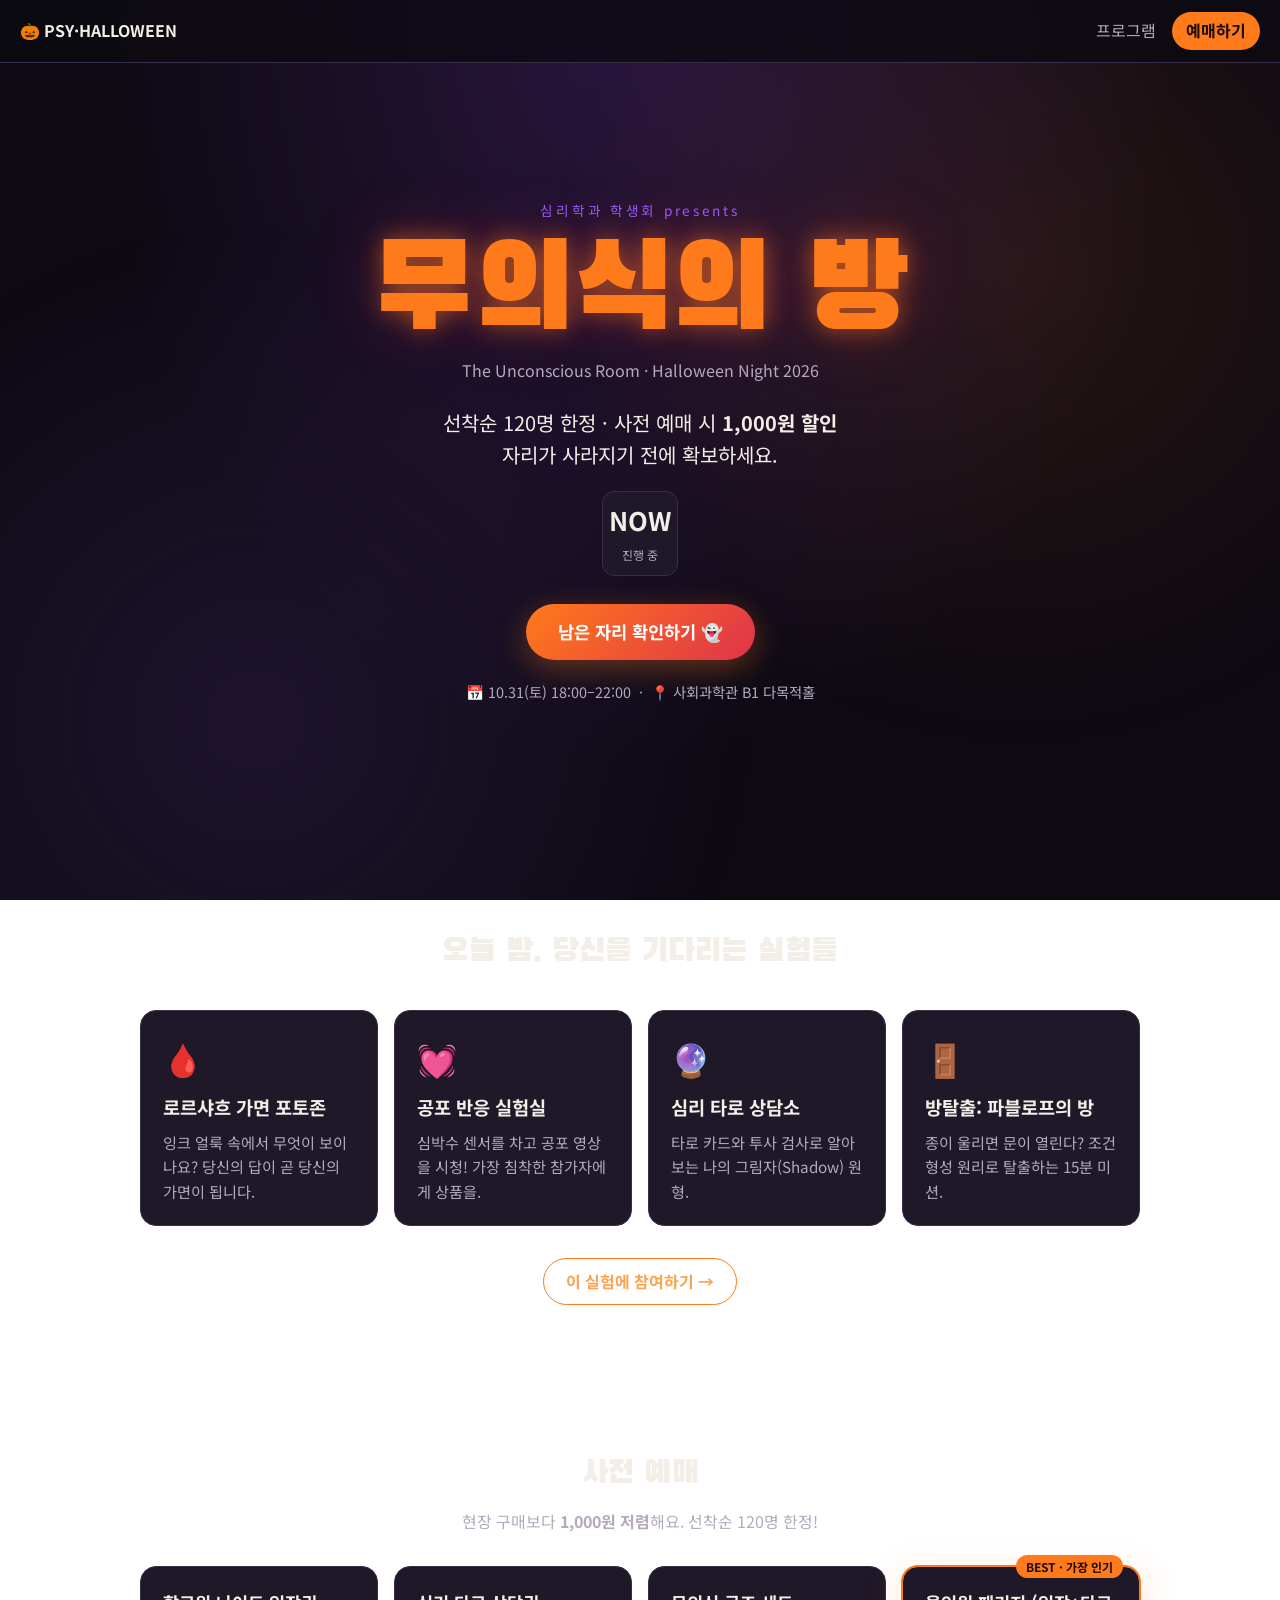
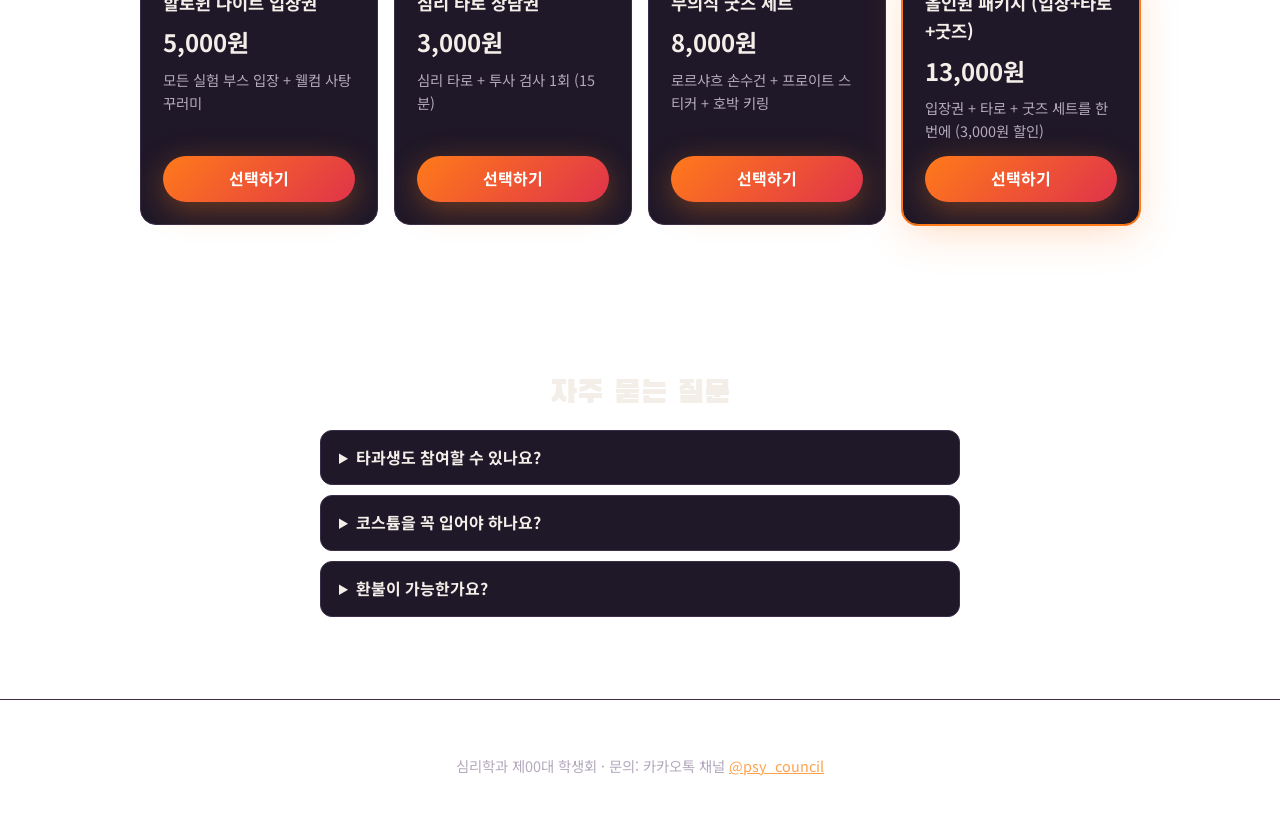
<file: index.html>
<!doctype html>
<html lang="ko">
<head>
  <meta charset="utf-8" />
  <meta name="viewport" content="width=device-width, initial-scale=1" />
  <title>무의식의 방 · 심리학과 할로윈 나이트</title>
  <meta name="description" content="심리학과 학생회 할로윈 이벤트. 당신의 무의식이 가장 두려워하는 것은?" />
  <meta property="og:title" content="무의식의 방 · 심리학과 할로윈 나이트" />
  <meta property="og:description" content="10월 31일, 당신의 무의식이 깨어납니다. 지금 사전 예매하세요." />
  <link rel="icon" href="data:image/svg+xml,<svg xmlns='http://www.w3.org/2000/svg' viewBox='0 0 100 100'><text y='.9em' font-size='90'>🎃</text></svg>" />
  <link rel="preconnect" href="https://fonts.googleapis.com" />
  <link rel="stylesheet" href="https://fonts.googleapis.com/css2?family=Black+Han+Sans&family=Noto+Sans+KR:wght@400;700&display=swap" />
  <link rel="stylesheet" href="assets/style.css" />
</head>
<body>
  <div class="fog"></div>

  <nav class="nav">
    <a href="#top" class="logo" data-track="nav_logo">🎃 PSY·HALLOWEEN</a>
    <a href="#program" class="nav-link" data-track="nav_program">프로그램</a>
    <a href="#shop" class="nav-btn" data-track="nav_buy">예매하기</a>
  </nav>

  <header id="top" class="hero">
    <p class="eyebrow">심리학과 학생회 presents</p>
    <h1>무의식의 방</h1>
    <p class="sub">The Unconscious Room · Halloween Night 2026</p>
    <p class="hook" id="hero-hook"></p>
    <div class="countdown" id="countdown" aria-live="polite"></div>
    <a href="#shop" class="cta" id="hero-cta" data-track="hero_cta"></a>
    <p class="meta">📅 10.31(토) 18:00–22:00 &nbsp;·&nbsp; 📍 사회과학관 B1 다목적홀</p>
  </header>

  <section id="program" class="section">
    <h2>오늘 밤, 당신을 기다리는 실험들</h2>
    <div class="grid">
      <article class="card">
        <div class="emoji">🩸</div>
        <h3>로르샤흐 가면 포토존</h3>
        <p>잉크 얼룩 속에서 무엇이 보이나요? 당신의 답이 곧 당신의 가면이 됩니다.</p>
      </article>
      <article class="card">
        <div class="emoji">💓</div>
        <h3>공포 반응 실험실</h3>
        <p>심박수 센서를 차고 공포 영상을 시청! 가장 침착한 참가자에게 상품을.</p>
      </article>
      <article class="card">
        <div class="emoji">🔮</div>
        <h3>심리 타로 상담소</h3>
        <p>타로 카드와 투사 검사로 알아보는 나의 그림자(Shadow) 원형.</p>
      </article>
      <article class="card">
        <div class="emoji">🚪</div>
        <h3>방탈출: 파블로프의 방</h3>
        <p>종이 울리면 문이 열린다? 조건형성 원리로 탈출하는 15분 미션.</p>
      </article>
    </div>
    <a href="#shop" class="cta ghost" data-track="program_cta">이 실험에 참여하기 →</a>
  </section>

  <section id="shop" class="section">
    <h2>사전 예매</h2>
    <p class="section-sub">현장 구매보다 <b>1,000원 저렴</b>해요. 선착순 120명 한정!</p>
    <div class="products" id="products"></div>
  </section>

  <section id="faq" class="section">
    <h2>자주 묻는 질문</h2>
    <details data-track="faq_who"><summary>타과생도 참여할 수 있나요?</summary><p>물론이죠! 우리 학교 학생이라면 누구나 환영합니다.</p></details>
    <details data-track="faq_costume"><summary>코스튬을 꼭 입어야 하나요?</summary><p>자유입니다. 단, 코스튬 착용 시 타로 1회 무료!</p></details>
    <details data-track="faq_refund"><summary>환불이 가능한가요?</summary><p>10월 30일 23:59까지 학생회 카카오톡 채널로 문의 시 전액 환불됩니다.</p></details>
  </section>

  <footer class="footer">
    <p>심리학과 제00대 학생회 · 문의: 카카오톡 채널 <a href="#" data-track="footer_kakao">@psy_council</a></p>
  </footer>

  <!-- 주문 모달 -->
  <dialog id="checkout" class="modal">
    <form id="order-form" method="dialog" novalidate>
      <button type="button" class="close" id="close-checkout" data-track="checkout_close" aria-label="닫기">×</button>
      <h3>예매 정보 입력</h3>
      <div class="selected" id="selected-item"></div>
      <label>수량
        <div class="qty">
          <button type="button" id="qty-minus" data-track="qty_minus">−</button>
          <input id="qty" name="quantity" type="number" min="1" max="10" value="1" readonly />
          <button type="button" id="qty-plus" data-track="qty_plus">+</button>
        </div>
      </label>
      <label>이름<input name="buyer_name" required maxlength="30" autocomplete="name" placeholder="홍길동" /></label>
      <label>학번<input name="student_no" required inputmode="numeric" pattern="[0-9]{6,10}" placeholder="20261234" /></label>
      <label>연락처<input name="phone" required inputmode="tel" pattern="01[0-9]-?[0-9]{3,4}-?[0-9]{4}" placeholder="010-1234-5678" /></label>
      <label class="agree"><input type="checkbox" name="agree" required /> 개인정보(이름·학번·연락처) 수집·이용에 동의합니다. 행사 종료 후 7일 내 파기됩니다.</label>
      <div class="total">결제 금액 <b id="total">0원</b></div>
      <p class="error" id="form-error" role="alert"></p>
      <button type="submit" class="cta full" id="submit-order" data-track="checkout_submit">예매 완료하기</button>
    </form>
    <div id="done" class="done" hidden>
      <div class="emoji big">👻</div>
      <h3>예매 신청 완료!</h3>
      <p>아래 계좌로 <b id="done-amount"></b>을 입금하면 예매가 확정됩니다.<br />입금자명은 <b>이름+학번 뒤 4자리</b>로 해주세요.</p>
      <p class="account">농협 000-0000-0000-00 (심리학과 학생회)</p>
      <button type="button" class="cta ghost" id="copy-account" data-track="done_copy_account">계좌번호 복사</button>
      <button type="button" class="cta ghost" id="share" data-track="done_share">친구에게 공유하기</button>
    </div>
  </dialog>

  <script src="assets/config.js"></script>
  <script src="assets/track.js"></script>
  <script src="assets/app.js"></script>
</body>
</html>
</file>
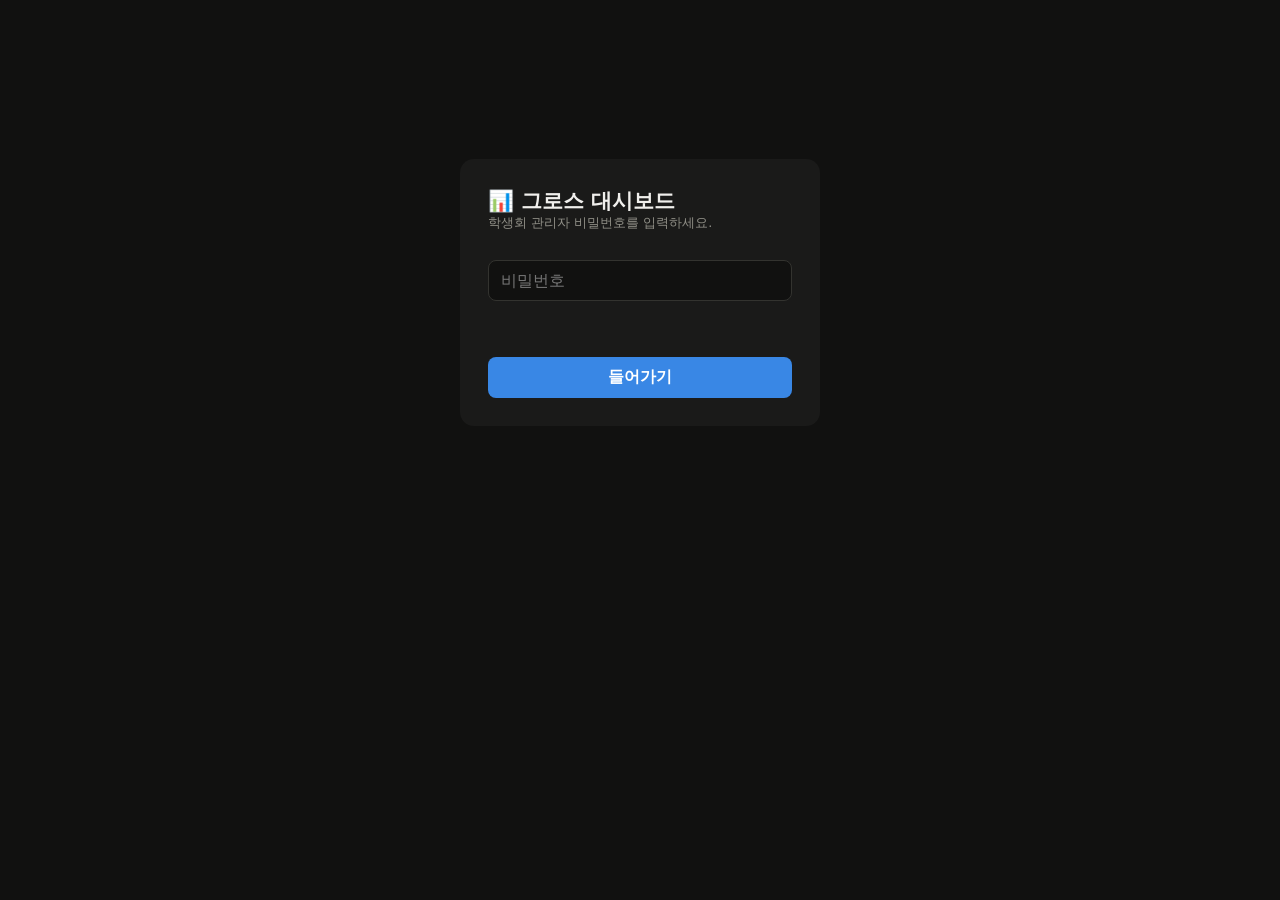
<file: admin.html>
<!doctype html>
<html lang="ko">
<head>
  <meta charset="utf-8" />
  <meta name="viewport" content="width=device-width, initial-scale=1" />
  <meta name="robots" content="noindex" />
  <title>그로스 대시보드 · 무의식의 방</title>
  <link rel="icon" href="data:image/svg+xml,<svg xmlns='http://www.w3.org/2000/svg' viewBox='0 0 100 100'><text y='.9em' font-size='90'>📊</text></svg>" />
  <style>
    .viz-root {
      color-scheme: dark;
      --page: #111110;
      --surface-1: #1a1a19;
      --surface-2: #232321;
      --grid: #33332f;
      --text-primary: #f0efec;
      --text-secondary: #c3c2b7;
      --text-muted: #8f8e86;
      --series-1: #3987e5; /* blue */
      --series-2: #d95926; /* orange */
      --critical: #e66767;
    }
    * { box-sizing: border-box; }
    body { margin: 0; font-family: system-ui, 'Noto Sans KR', sans-serif; }
    .viz-root { background: var(--page); color: var(--text-primary); min-height: 100vh; padding: 24px; }
    h1 { font-size: 1.3rem; margin: 0; }
    h2 { font-size: 1rem; margin: 0 0 4px; }
    .hint { color: var(--text-muted); font-size: .8rem; margin: 0 0 16px; }
    .wrap { max-width: 1200px; margin: 0 auto; }
    .top { display: flex; flex-wrap: wrap; align-items: center; gap: 12px; margin-bottom: 20px; }
    .top h1 { margin-right: auto; }
    .seg { display: inline-flex; background: var(--surface-1); border-radius: 8px; padding: 3px; }
    .seg button, .btn {
      background: none; border: 0; color: var(--text-secondary); font: inherit; font-size: .85rem;
      padding: 6px 12px; border-radius: 6px; cursor: pointer;
    }
    .seg button[aria-pressed=true] { background: var(--surface-2); color: var(--text-primary); }
    .btn { background: var(--surface-1); }
    .btn:hover { color: var(--text-primary); }
    .updated { color: var(--text-muted); font-size: .8rem; }

    .kpis { display: grid; grid-template-columns: repeat(auto-fit, minmax(180px, 1fr)); gap: 12px; margin-bottom: 12px; }
    .kpi { background: var(--surface-1); border-radius: 12px; padding: 16px 18px; }
    .kpi .label { color: var(--text-secondary); font-size: .85rem; }
    .kpi .value { font-size: 2rem; font-weight: 700; font-variant-numeric: tabular-nums; }
    .kpi .note { color: var(--text-muted); font-size: .8rem; }

    .grid { display: grid; grid-template-columns: repeat(auto-fit, minmax(460px, 1fr)); gap: 12px; }
    .panel { background: var(--surface-1); border-radius: 12px; padding: 18px; overflow-x: auto; }
    .panel.wide { grid-column: 1 / -1; }

    /* 가로 막대 */
    .bars { display: flex; flex-direction: column; gap: 10px; }
    .bar-row { display: grid; grid-template-columns: 130px 1fr 150px; align-items: center; gap: 10px; font-size: .85rem; }
    .bar-row .name { color: var(--text-secondary); overflow: hidden; text-overflow: ellipsis; white-space: nowrap; }
    .bar-row .track { position: relative; height: 22px; border-left: 1px solid var(--grid); }
    .bar-row .fill { height: 100%; background: var(--series-1); border-radius: 0 4px 4px 0; min-width: 2px; }
    .bar-row .val { font-variant-numeric: tabular-nums; color: var(--text-primary); }
    .bar-row .val small { color: var(--text-muted); margin-left: 6px; }
    .bar-row:hover .fill { filter: brightness(1.2); }
    .drop { display: grid; grid-template-columns: 130px 1fr 150px; gap: 10px; font-size: .75rem; color: var(--text-muted); margin: -6px 0 -4px; }
    .drop span:nth-child(2) { padding-left: 8px; }
    .drop .high { color: var(--critical); }

    table { width: 100%; border-collapse: collapse; font-size: .85rem; font-variant-numeric: tabular-nums; }
    th, td { text-align: right; padding: 7px 8px; border-bottom: 1px solid var(--grid); white-space: nowrap; }
    th:first-child, td:first-child { text-align: left; }
    th { color: var(--text-secondary); font-weight: 500; }
    .swatch { display: inline-block; width: 10px; height: 10px; border-radius: 2px; margin-right: 6px; vertical-align: middle; }
    .empty { color: var(--text-muted); font-size: .85rem; padding: 12px 0; }

    .tooltip {
      position: fixed; pointer-events: none; z-index: 20; display: none;
      background: var(--surface-2); color: var(--text-primary); border: 1px solid var(--grid);
      border-radius: 8px; padding: 8px 10px; font-size: .8rem; box-shadow: 0 6px 20px rgba(0,0,0,.4);
    }

    .login { max-width: 360px; margin: 15vh auto; background: var(--surface-1); padding: 28px; border-radius: 14px; }
    .login input {
      width: 100%; margin: 12px 0; padding: 10px 12px; border-radius: 8px; border: 1px solid var(--grid);
      background: var(--page); color: var(--text-primary); font: inherit;
    }
    .login button { width: 100%; padding: 10px; border: 0; border-radius: 8px; background: var(--series-1); color: #fff; font: inherit; font-weight: 700; cursor: pointer; }
    .err { color: var(--critical); font-size: .85rem; min-height: 1.2em; }
    [hidden] { display: none !important; }
  </style>
</head>
<body>
<div class="viz-root">
  <form class="login" id="login">
    <h1>📊 그로스 대시보드</h1>
    <p class="hint">학생회 관리자 비밀번호를 입력하세요.</p>
    <input type="password" id="pass" autocomplete="current-password" placeholder="비밀번호" required />
    <p class="err" id="login-err"></p>
    <button type="submit">들어가기</button>
  </form>

  <div class="wrap" id="dash" hidden>
    <div class="top">
      <h1>🎃 무의식의 방 · 그로스 대시보드</h1>
      <div class="seg" id="range" role="group" aria-label="기간">
        <button data-range="all" aria-pressed="true">전체</button>
        <button data-range="today" aria-pressed="false">오늘</button>
        <button data-range="7d" aria-pressed="false">최근 7일</button>
      </div>
      <button class="btn" id="refresh">새로고침</button>
      <span class="updated" id="updated"></span>
    </div>

    <div class="kpis" id="kpis"></div>

    <div class="grid">
      <section class="panel wide">
        <h2>퍼널별 도달 · 이탈률</h2>
        <p class="hint">단계별 고유 세션 수. 막대 사이 숫자는 직전 단계 대비 이탈률 (30% 이상은 빨간색)</p>
        <div class="bars" id="funnel"></div>
      </section>

      <section class="panel">
        <h2>버튼별 클릭 횟수</h2>
        <p class="hint">data-track 속성이 붙은 모든 요소. 오른쪽 작은 숫자는 클릭한 고유 세션 수</p>
        <div class="bars" id="clicks"></div>
      </section>

      <section class="panel">
        <h2>A/B 테스트 · 히어로 카피</h2>
        <p class="hint">A = 호기심 자극 카피, B = 희소성·할인 카피. 구매전환률 = 구매 세션 / 방문 세션</p>
        <div id="variants"></div>
      </section>

      <section class="panel">
        <h2>유입 채널별 전환</h2>
        <p class="hint">링크에 ?utm_source=instagram 처럼 붙여 배포하면 채널별로 집계됩니다</p>
        <div id="sources"></div>
      </section>

      <section class="panel">
        <h2>상품별 판매</h2>
        <p class="hint">금액은 서버에서 계산된 값</p>
        <div id="products"></div>
      </section>

      <section class="panel">
        <h2>스크롤 깊이</h2>
        <p class="hint">페이지의 해당 지점까지 스크롤한 세션 수</p>
        <div class="bars" id="scroll"></div>
      </section>

      <section class="panel">
        <h2>기기별 방문</h2>
        <p class="hint">방문 세션 기준</p>
        <div class="bars" id="devices"></div>
      </section>

      <section class="panel wide">
        <h2>일별 추이</h2>
        <p class="hint">한국 시간 기준</p>
        <div id="daily"></div>
      </section>

      <section class="panel wide">
        <h2>주문 목록 (입금 확인용)</h2>
        <p class="hint">개인정보가 포함되어 있습니다. 행사 종료 후 파기하세요. <button class="btn" id="csv">CSV 다운로드</button></p>
        <div id="orders"></div>
      </section>
    </div>
  </div>
  <div class="tooltip" id="tip"></div>
</div>

<script src="assets/config.js"></script>
<script>
(function () {
  const { SUPABASE_URL, SUPABASE_KEY } = window.APP_CONFIG;
  const $ = (s) => document.querySelector(s);
  const esc = (s) => String(s ?? '').replace(/[&<>"']/g, (c) => ({ '&': '&amp;', '<': '&lt;', '>': '&gt;', '"': '&quot;', "'": '&#39;' }[c]));
  const num = (n) => Number(n || 0).toLocaleString('ko-KR');
  const pct = (r) => (r == null ? '–' : (r * 100).toFixed(1) + '%');
  const won = (n) => num(n) + '원';

  let passcode = sessionStorage.getItem('hw_admin') || '';
  let range = 'all';
  let lastOrders = [];

  async function rpc(fn, body) {
    const res = await fetch(`${SUPABASE_URL}/rest/v1/rpc/${fn}`, {
      method: 'POST',
      headers: { apikey: SUPABASE_KEY, 'Content-Type': 'application/json' },
      body: JSON.stringify(body),
    });
    if (res.status === 403 || res.status === 401) throw new Error('unauthorized');
    if (!res.ok) throw new Error(await res.text());
    return res.json();
  }

  function since() {
    if (range === 'all') return null;
    const kst = new Date(Date.now() + 9 * 36e5);
    if (range === 'today') {
      const d = kst.toISOString().slice(0, 10);
      return new Date(d + 'T00:00:00+09:00').toISOString();
    }
    return new Date(Date.now() - 7 * 864e5).toISOString();
  }

  // 툴팁 (data-tip 속성)
  const tip = $('#tip');
  document.addEventListener('mousemove', (e) => {
    const el = e.target.closest('[data-tip]');
    if (!el) { tip.style.display = 'none'; return; }
    tip.innerHTML = el.dataset.tip;
    tip.style.display = 'block';
    tip.style.left = Math.min(e.clientX + 14, innerWidth - tip.offsetWidth - 8) + 'px';
    tip.style.top = e.clientY + 14 + 'px';
  });

  function bars(rows, { label, value, sub, tipFn }) {
    if (!rows.length) return '<div class="empty">아직 데이터가 없어요</div>';
    const max = Math.max(...rows.map(value), 1);
    return rows.map((r) => `
      <div class="bar-row" data-tip="${esc(tipFn ? tipFn(r) : '')}">
        <div class="name" title="${esc(label(r))}">${esc(label(r))}</div>
        <div class="track"><div class="fill" style="width:${(value(r) / max) * 100}%"></div></div>
        <div class="val">${num(value(r))}${sub ? `<small>${esc(sub(r))}</small>` : ''}</div>
      </div>`).join('');
  }

  function table(headers, rows) {
    if (!rows.length) return '<div class="empty">아직 데이터가 없어요</div>';
    return `<table><thead><tr>${headers.map((h) => `<th>${esc(h)}</th>`).join('')}</tr></thead>
      <tbody>${rows.map((r) => `<tr>${r.map((c) => `<td>${c}</td>`).join('')}</tr>`).join('')}</tbody></table>`;
  }

  function render(s) {
    $('#kpis').innerHTML = [
      ['방문 세션', num(s.visitors), '페이지뷰가 발생한 고유 세션'],
      ['구매 세션', num(s.buyers), `주문 ${num(s.orders)}건 · ${num(s.quantity)}매`],
      ['구매전환률', pct(s.conversion_rate), '구매 세션 / 방문 세션'],
      ['예매 매출', won(s.revenue), '입금 확인 전 금액 포함'],
    ].map(([l, v, n]) => `<div class="kpi"><div class="label">${l}</div><div class="value">${v}</div><div class="note">${n}</div></div>`).join('');

    // 퍼널: 단계 막대 + 단계 사이 이탈률
    const f = s.funnel || [];
    const fmax = Math.max(...f.map((x) => x.sessions), 1);
    $('#funnel').innerHTML = f.map((x, i) => {
      const drop = i > 0 ? `<div class="drop"><span></span><span class="${x.dropoff_rate >= 0.3 ? 'high' : ''}">↓ 이탈 ${pct(x.dropoff_rate)}</span><span></span></div>` : '';
      return drop + `
        <div class="bar-row" data-tip="${esc(`<b>${esc(x.step)}. ${esc(x.label)}</b><br>세션 ${num(x.sessions)}<br>첫 단계 대비 ${pct(x.from_start_rate)}`)}">
          <div class="name">${esc(x.step)}. ${esc(x.label)}</div>
          <div class="track"><div class="fill" style="width:${(x.sessions / fmax) * 100}%"></div></div>
          <div class="val">${num(x.sessions)}<small>${pct(x.from_start_rate)}</small></div>
        </div>`;
    }).join('');

    $('#clicks').innerHTML = bars(s.clicks || [], {
      label: (r) => r.button, value: (r) => r.clicks, sub: (r) => `${num(r.sessions)}명`,
      tipFn: (r) => `<b>${esc(r.button)}</b><br>클릭 ${num(r.clicks)}회 · ${num(r.sessions)}세션`,
    });

    const color = { A: 'var(--series-1)', B: 'var(--series-2)' };
    $('#variants').innerHTML = table(['변형', '방문', '구매', '전환률'], (s.by_variant || []).map((v) => [
      `<span class="swatch" style="background:${color[v.variant] || 'var(--text-muted)'}"></span>${esc(v.variant)}`,
      num(v.visitors), num(v.buyers), `<b>${pct(v.conversion)}</b>`,
    ]));

    $('#sources').innerHTML = table(['채널', '방문', '구매', '전환률'], (s.by_source || []).map((v) => [
      esc(v.source), num(v.visitors), num(v.buyers), pct(v.conversion),
    ]));

    $('#products').innerHTML = table(['상품', '주문', '수량', '매출'], (s.by_product || []).map((p) => [
      esc(p.product), num(p.orders), num(p.qty), won(p.revenue),
    ]));

    $('#scroll').innerHTML = bars(s.scroll || [], {
      label: (r) => String(r.depth).replace('depth_', '').replace(/^0+/, '') + '%',
      value: (r) => r.sessions,
      sub: (r) => (s.visitors ? pct(r.sessions / s.visitors) : ''),
      tipFn: (r) => `${num(r.sessions)}세션이 도달`,
    });

    $('#devices').innerHTML = bars(s.by_device || [], {
      label: (r) => ({ mobile: '모바일', tablet: '태블릿', desktop: '데스크톱' }[r.device] || r.device),
      value: (r) => r.visitors,
      sub: (r) => (s.visitors ? pct(r.visitors / s.visitors) : ''),
    });

    $('#daily').innerHTML = table(['날짜', '방문 세션', '구매 세션', '전환률'], (s.daily || []).map((d) => [
      esc(d.day), num(d.visitors), num(d.buyers), pct(d.visitors ? d.buyers / d.visitors : null),
    ]));

    $('#updated').textContent = '업데이트 ' + new Date(s.generated_at).toLocaleTimeString('ko-KR');
  }

  function renderOrders(rows) {
    lastOrders = rows;
    $('#orders').innerHTML = table(['시각', '상품', '수량', '금액', '이름', '학번', '연락처', '변형', '채널'], rows.map((o) => [
      esc(new Date(o.created_at).toLocaleString('ko-KR')), esc(o.product), num(o.quantity), won(o.amount),
      esc(o.buyer_name), esc(o.student_no), esc(o.phone), esc(o.variant), esc(o.utm_source || '(direct)'),
    ]));
  }

  async function load() {
    try {
      const [stats, orders] = await Promise.all([
        rpc('admin_stats', { passcode, since: since() }),
        rpc('admin_orders', { passcode }),
      ]);
      $('#login').hidden = true;
      $('#dash').hidden = false;
      render(stats);
      renderOrders(orders);
      return true;
    } catch (err) {
      if (err.message === 'unauthorized') {
        sessionStorage.removeItem('hw_admin');
        $('#dash').hidden = true;
        $('#login').hidden = false;
        $('#login-err').textContent = passcode ? '비밀번호가 올바르지 않습니다.' : '';
      } else {
        console.error(err);
        $('#updated').textContent = '불러오기 실패 – 잠시 후 다시 시도';
      }
      return false;
    }
  }

  $('#login').addEventListener('submit', async (e) => {
    e.preventDefault();
    passcode = $('#pass').value;
    if (await load()) sessionStorage.setItem('hw_admin', passcode);
  });

  $('#range').addEventListener('click', (e) => {
    const b = e.target.closest('button[data-range]');
    if (!b) return;
    range = b.dataset.range;
    document.querySelectorAll('#range button').forEach((x) => x.setAttribute('aria-pressed', x === b));
    load();
  });
  $('#refresh').onclick = load;

  $('#csv').onclick = () => {
    const head = ['created_at', 'product', 'quantity', 'amount', 'buyer_name', 'student_no', 'phone', 'variant', 'utm_source'];
    const q = (v) => `"${String(v ?? '').replace(/^[=+\-@\t\r]/, "'$&").replace(/"/g, '""')}"`;
    const csv = '﻿' + [head.join(','), ...lastOrders.map((o) => head.map((h) => q(o[h])).join(','))].join('\n');
    const a = document.createElement('a');
    a.href = URL.createObjectURL(new Blob([csv], { type: 'text/csv;charset=utf-8' }));
    a.download = `orders_${new Date().toISOString().slice(0, 10)}.csv`;
    a.click();
  };

  if (passcode) load();
  setInterval(() => { if (!$('#dash').hidden) load(); }, 30000);
})();
</script>
</body>
</html>
</file>
<file: assets/style.css>
:root {
  --bg: #0d0a12;
  --bg-2: #18121f;
  --card: #1f1828;
  --line: #3a2d47;
  --text: #f3eee8;
  --muted: #b4a9bd;
  --orange: #ff7a1a;
  --orange-2: #ffa24d;
  --purple: #9b5cff;
  --blood: #e0334a;
}
* { box-sizing: border-box; }
html { scroll-behavior: smooth; }
body {
  margin: 0;
  font-family: 'Noto Sans KR', system-ui, sans-serif;
  background: radial-gradient(ellipse at top, #2a1640 0%, var(--bg) 60%) fixed;
  color: var(--text);
  line-height: 1.6;
}
a { color: var(--orange-2); }
.fog {
  position: fixed; inset: 0; pointer-events: none; z-index: 0;
  background: radial-gradient(circle at 20% 80%, rgba(155, 92, 255, .12), transparent 40%),
              radial-gradient(circle at 80% 30%, rgba(255, 122, 26, .10), transparent 40%);
  animation: drift 18s ease-in-out infinite alternate;
}
@keyframes drift { to { transform: translate3d(-3%, 2%, 0) scale(1.05); } }

.nav {
  position: sticky; top: 0; z-index: 10;
  display: flex; align-items: center; gap: 16px;
  padding: 12px 20px;
  background: rgba(13, 10, 18, .8); backdrop-filter: blur(8px);
  border-bottom: 1px solid var(--line);
}
.logo { font-weight: 700; color: var(--text); text-decoration: none; margin-right: auto; }
.nav-link { color: var(--muted); text-decoration: none; }
.nav-btn {
  background: var(--orange); color: #1a0d00; font-weight: 700;
  padding: 6px 14px; border-radius: 999px; text-decoration: none;
}

.hero, .section, .footer { position: relative; z-index: 1; }
.hero {
  min-height: 88vh; display: flex; flex-direction: column; align-items: center; justify-content: center;
  text-align: center; padding: 60px 20px;
}
.eyebrow { color: var(--purple); letter-spacing: .2em; font-size: .85rem; margin: 0; }
.hero h1 {
  font-family: 'Black Han Sans', sans-serif; font-weight: 400;
  font-size: clamp(3.5rem, 14vw, 7.5rem); line-height: 1; margin: 12px 0 4px;
  color: var(--orange);
  text-shadow: 0 0 24px rgba(255, 122, 26, .55), 0 0 64px rgba(224, 51, 74, .35);
  animation: flicker 5s infinite;
}
@keyframes flicker { 0%, 92%, 100% { opacity: 1; } 93% { opacity: .4; } 95% { opacity: .9; } 96% { opacity: .3; } }
.sub { color: var(--muted); margin: 0 0 24px; }
.hook { font-size: 1.25rem; max-width: 32em; margin: 0 0 20px; }
.meta { color: var(--muted); font-size: .9rem; margin-top: 20px; }

.countdown { display: flex; gap: 10px; margin-bottom: 28px; }
.countdown div {
  background: var(--card); border: 1px solid var(--line); border-radius: 12px;
  min-width: 64px; padding: 8px 6px;
}
.countdown b { display: block; font-size: 1.6rem; font-variant-numeric: tabular-nums; }
.countdown span { font-size: .75rem; color: var(--muted); }

.cta {
  display: inline-block; cursor: pointer; border: 0;
  background: linear-gradient(135deg, var(--orange), var(--blood));
  color: #fff; font: inherit; font-weight: 700; font-size: 1.1rem;
  padding: 14px 32px; border-radius: 999px; text-decoration: none;
  box-shadow: 0 8px 30px rgba(255, 122, 26, .35);
  transition: transform .15s ease, box-shadow .15s ease;
}
.cta:hover { transform: translateY(-2px); box-shadow: 0 12px 36px rgba(255, 122, 26, .5); }
.cta.ghost { background: transparent; border: 1px solid var(--orange); box-shadow: none; color: var(--orange-2); font-size: 1rem; padding: 10px 22px; }
.cta.full { width: 100%; }
.cta:disabled { opacity: .5; cursor: progress; }

.section { max-width: 1040px; margin: 0 auto; padding: 72px 20px; text-align: center; }
.section h2 { font-family: 'Black Han Sans', sans-serif; font-weight: 400; font-size: 2rem; margin: 0 0 8px; }
.section-sub { color: var(--muted); margin: 0 0 32px; }
.grid { display: grid; grid-template-columns: repeat(auto-fit, minmax(220px, 1fr)); gap: 16px; margin: 32px 0; text-align: left; }
.card {
  background: var(--card); border: 1px solid var(--line); border-radius: 16px; padding: 22px;
  transition: border-color .2s, transform .2s;
}
.card:hover { border-color: var(--purple); transform: translateY(-3px); }
.card h3 { margin: 8px 0; }
.card p { color: var(--muted); margin: 0; font-size: .95rem; }
.emoji { font-size: 2rem; }
.emoji.big { font-size: 3.5rem; }

.products { display: grid; grid-template-columns: repeat(auto-fit, minmax(220px, 1fr)); gap: 16px; text-align: left; }
.product {
  position: relative; display: flex; flex-direction: column; gap: 6px;
  background: var(--card); border: 1px solid var(--line); border-radius: 16px; padding: 22px;
}
.product.best { border-color: var(--orange); box-shadow: 0 0 0 1px var(--orange), 0 10px 40px rgba(255, 122, 26, .2); }
.product .badge {
  position: absolute; top: -12px; right: 16px;
  background: var(--orange); color: #1a0d00; font-size: .75rem; font-weight: 700;
  padding: 2px 10px; border-radius: 999px;
}
.product h3 { margin: 0; font-size: 1.1rem; }
.product .price { font-size: 1.5rem; font-weight: 700; }
.product .desc { color: var(--muted); font-size: .9rem; flex: 1; }
.product .cta { font-size: 1rem; padding: 10px 18px; text-align: center; margin-top: 8px; }

details {
  text-align: left; background: var(--card); border: 1px solid var(--line);
  border-radius: 12px; padding: 14px 18px; margin: 10px auto; max-width: 640px;
}
summary { cursor: pointer; font-weight: 700; }
details p { color: var(--muted); margin: 8px 0 0; }

.footer { text-align: center; color: var(--muted); padding: 40px 20px; border-top: 1px solid var(--line); font-size: .9rem; }

.modal {
  width: min(440px, 94vw); border: 1px solid var(--line); border-radius: 20px;
  background: var(--bg-2); color: var(--text); padding: 28px;
}
.modal::backdrop { background: rgba(0, 0, 0, .7); backdrop-filter: blur(3px); }
.modal h3 { margin: 0 0 16px; }
.modal .close {
  position: absolute; top: 12px; right: 14px; background: none; border: 0;
  color: var(--muted); font-size: 1.6rem; cursor: pointer;
}
.modal form { display: flex; flex-direction: column; gap: 12px; }
.modal label { display: flex; flex-direction: column; gap: 4px; font-size: .9rem; color: var(--muted); }
.modal input:not([type=checkbox]) {
  background: var(--card); border: 1px solid var(--line); border-radius: 10px;
  padding: 10px 12px; color: var(--text); font: inherit;
}
.modal input:focus { outline: 2px solid var(--purple); outline-offset: 1px; }
.modal input:user-invalid { border-color: var(--blood); }
.modal .agree { flex-direction: row; align-items: flex-start; gap: 8px; font-size: .8rem; }
.selected { background: var(--card); border-radius: 10px; padding: 10px 14px; font-weight: 700; }
.qty { display: flex; gap: 6px; }
.qty input { width: 60px; text-align: center; }
.qty button {
  width: 40px; border-radius: 10px; border: 1px solid var(--line);
  background: var(--card); color: var(--text); font-size: 1.2rem; cursor: pointer;
}
.total { display: flex; justify-content: space-between; font-size: 1.1rem; padding-top: 8px; border-top: 1px dashed var(--line); }
.total b { color: var(--orange-2); font-size: 1.3rem; }
.error { color: var(--blood); margin: 0; min-height: 1.2em; font-size: .9rem; }
.done { text-align: center; display: flex; flex-direction: column; align-items: center; gap: 10px; }
.done[hidden] { display: none; }
.account { background: var(--card); border-radius: 10px; padding: 10px 14px; font-weight: 700; }

@media (prefers-reduced-motion: reduce) {
  .fog, .hero h1 { animation: none; }
  html { scroll-behavior: auto; }
}
</file>
